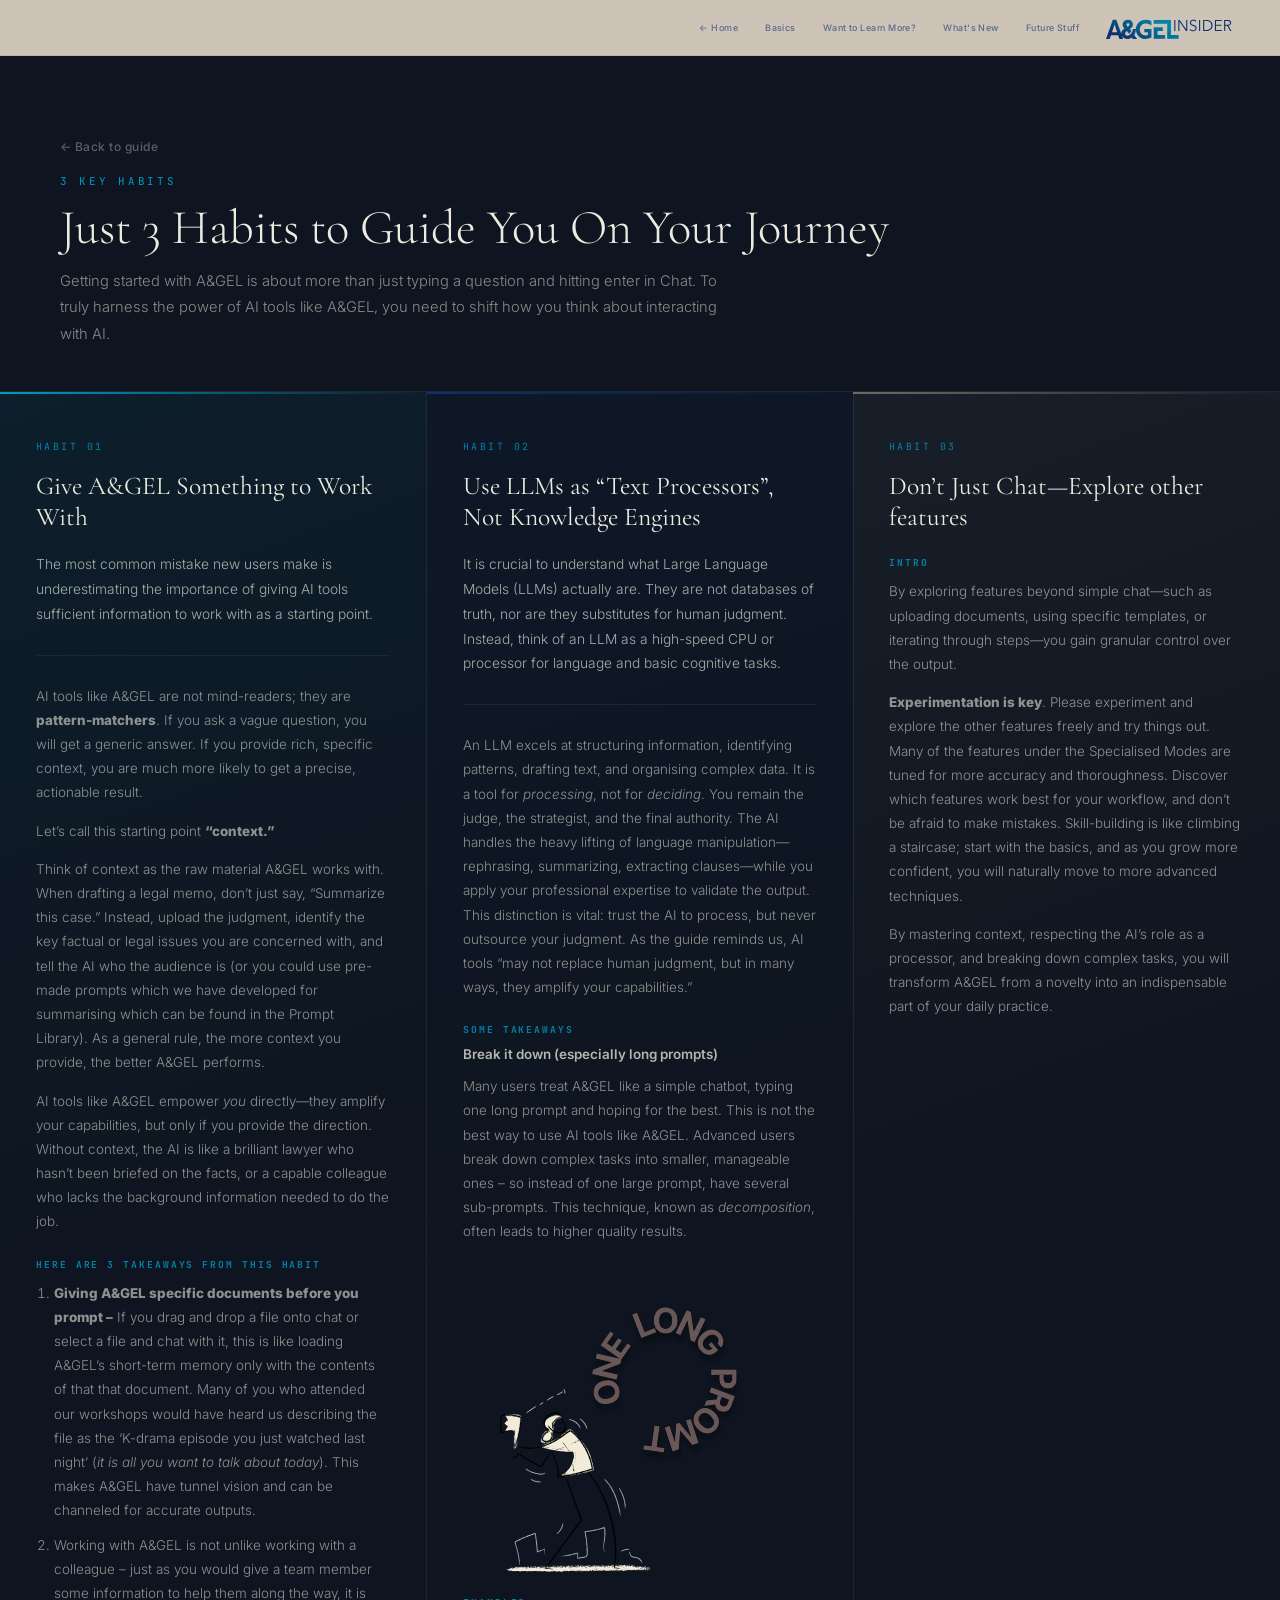
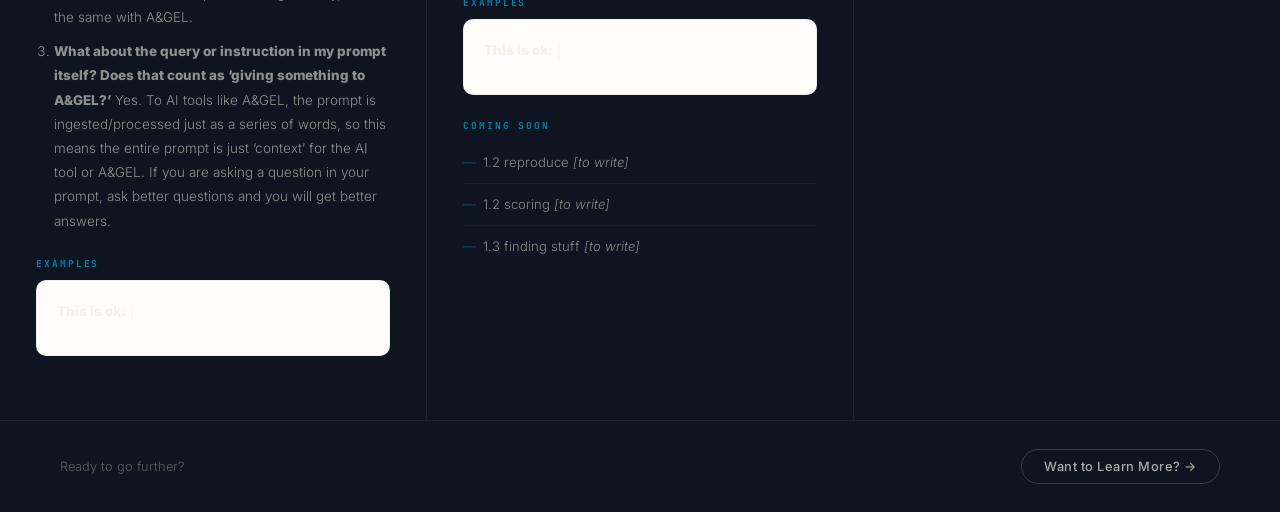
<file: habits.html>
<!DOCTYPE html>
<html lang="en">
<head>
<meta charset="UTF-8"/>
<meta name="viewport" content="width=device-width,initial-scale=1.0"/>
<title>Just 3 Habits to Guide You On Your Journey — A&GEL Insider</title>
<link href="https://fonts.googleapis.com/css2?family=Cormorant+Garamond:ital,wght@0,300;0,400;0,600;0,700;1,300;1,400;1,600&family=Inter:wght@300;400;500;600&family=JetBrains+Mono:wght@300;400;500&display=swap" rel="stylesheet"/>
<link rel="stylesheet" href="style.css"/>
<style>
html{scroll-snap-type:none}

.habits-page{
  min-height:100vh;
  background:var(--ink);
  padding-top:83px;
}

/* ── Page header ── */
.habits-header{
  padding:56px 60px 44px;
  border-bottom:1px solid rgba(255,255,255,.06);
  display:flex;flex-direction:column;gap:12px;
}
.habits-eyebrow{
  font-family:"JetBrains Mono",monospace;
  font-size:.68rem;letter-spacing:.25em;text-transform:uppercase;
  color:var(--teal);
}
.habits-page-title{
  font-family:"Cormorant Garamond",serif;
  font-size:clamp(2rem,3.8vw,3.2rem);font-weight:300;
  color:var(--light);line-height:1.15;
}
.habits-page-intro{
  max-width:680px;
  font-size:.92rem;font-weight:300;
  color:rgba(235,235,223,.55);line-height:1.8;
}
.habits-back{
  display:inline-flex;align-items:center;gap:6px;
  font-size:.75rem;font-weight:500;letter-spacing:.04em;
  color:rgba(235,235,223,.35);text-decoration:none;
  margin-bottom:8px;transition:color .2s;
}
.habits-back:hover{color:var(--teal)}

/* ── 3-tile grid ── */
.habits-grid{
  display:grid;
  grid-template-columns:repeat(3,1fr);
  min-height:calc(100vh - 83px - 210px);
}
.habit-tile{
  padding:48px 36px 64px;
  border-right:1px solid rgba(255,255,255,.06);
  position:relative;overflow:hidden;
}
.habit-tile:last-child{border-right:none}

/* Subtle colour accent top bar per tile */
.habit-tile-1::before{content:'';position:absolute;top:0;left:0;right:0;height:2px;
  background:linear-gradient(90deg,var(--teal),transparent)}
.habit-tile-2::before{content:'';position:absolute;top:0;left:0;right:0;height:2px;
  background:linear-gradient(90deg,var(--navy),transparent)}
.habit-tile-3::before{content:'';position:absolute;top:0;left:0;right:0;height:2px;
  background:linear-gradient(90deg,rgba(197,180,158,.5),transparent)}

/* Very subtle background tints (placeholder for photos) */
.habit-tile-1{background:linear-gradient(160deg,rgba(0,154,197,.07) 0%,transparent 50%)}
.habit-tile-2{background:linear-gradient(160deg,rgba(13,49,110,.09) 0%,transparent 50%)}
.habit-tile-3{background:linear-gradient(160deg,rgba(197,180,158,.06) 0%,transparent 50%)}

/* ── Tile typography ── */
.habit-num{
  font-family:"JetBrains Mono",monospace;
  font-size:.62rem;letter-spacing:.25em;text-transform:uppercase;
  color:var(--teal);margin-bottom:18px;opacity:.8;
}
.habit-title{
  font-family:"Cormorant Garamond",serif;
  font-size:clamp(1.5rem,2vw,2.2rem);font-weight:400;
  color:var(--light);line-height:1.2;margin-bottom:20px;
}
.habit-intro{
  font-size:.86rem;font-weight:300;
  color:rgba(235,235,223,.7);line-height:1.8;
  margin-bottom:28px;padding-bottom:28px;
  border-bottom:1px solid rgba(255,255,255,.06);
}
.habit-section-label{
  font-family:"JetBrains Mono",monospace;
  font-size:.6rem;letter-spacing:.2em;text-transform:uppercase;
  color:var(--teal);margin:24px 0 10px;opacity:.8;
}
.habit-body p{
  font-size:.84rem;font-weight:300;
  color:rgba(235,235,223,.58);line-height:1.8;margin-bottom:14px;
}
.habit-body ul{
  list-style:none;padding:0;margin:0 0 20px;
}
.habit-body li{
  font-size:.82rem;font-weight:300;
  color:rgba(235,235,223,.55);line-height:1.75;
  padding:9px 0 9px 20px;position:relative;
  border-bottom:1px solid rgba(255,255,255,.04);
}
.habit-body li:last-child{border-bottom:none}
.habit-body li::before{
  content:'—';position:absolute;left:0;
  color:var(--teal);opacity:.55;
}
.habit-body ol.habit-ol{padding:0 0 0 18px;margin:0 0 20px;display:flex;flex-direction:column;gap:10px}
.habit-body ol.habit-ol li{font-size:.84rem;font-weight:300;color:rgba(235,235,223,.58);line-height:1.8;padding:0;border-bottom:none}
.habit-body ol.habit-ol li::before{display:none}
.habit-section-sublabel{font-size:.84rem;font-weight:600;color:rgba(235,235,223,.75);margin:4px 0 12px}
.habit-svg-illus{width:100%;max-width:280px;display:block;margin:20px auto 24px}
.habit-example{
  background:rgba(0,154,197,.06);
  border-left:2px solid rgba(0,154,197,.35);
  border-radius:0 6px 6px 0;
  padding:12px 16px;margin:10px 0;
}
.habit-example p{
  margin:0;font-size:.8rem;
  color:rgba(235,235,223,.6);
}
.habit-example strong{color:rgba(235,235,223,.85);font-weight:500}

/* ── Placeholder tile ── */
.habit-placeholder{
  display:flex;flex-direction:column;align-items:center;justify-content:center;
  text-align:center;padding:60px 24px;
  border:1px dashed rgba(197,180,158,.15);border-radius:10px;
  margin-top:12px;
}
.habit-placeholder-glyph{
  font-size:1.8rem;opacity:.18;margin-bottom:16px;
}
.habit-placeholder p{
  font-size:.78rem;
  color:rgba(235,235,223,.2);
  line-height:1.6;margin:0;
}

/* ── Responsive ── */
.habits-continue{
  display:flex;align-items:center;justify-content:space-between;
  padding:28px 60px;
  border-top:1px solid rgba(255,255,255,.06);
}
.habits-continue-label{
  font-size:.8rem;font-weight:300;
  color:rgba(235,235,223,.35);
}
.habits-continue-btn{
  font-size:.8rem;font-weight:500;letter-spacing:.04em;
  color:rgba(235,235,223,.7);text-decoration:none;
  padding:9px 22px;border-radius:40px;
  border:1px solid rgba(235,235,223,.18);
  transition:background .2s,color .2s,border-color .2s;
}
.habits-continue-btn:hover{
  background:var(--teal);color:#fff;border-color:var(--teal);
}

@media(max-width:900px){
  .habits-grid{grid-template-columns:1fr}
  .habit-tile{border-right:none;border-bottom:1px solid rgba(255,255,255,.06)}
  .habit-tile:last-child{border-bottom:none}
  .habits-header{padding:36px 24px 32px}
  .habit-tile{padding:36px 24px 48px}
}
</style>
</head>
<body>

<nav id="nav">
  <div class="nav-right">
    <div class="nav-labels">
      <a href="index.html" class="nav-label">← Home</a>
      <a href="index.html#panel1" class="nav-label">Basics</a>
      <a href="index.html#panel2" class="nav-label">Want to Learn More?</a>
      <a href="index.html#panel3" class="nav-label">What's New</a>
      <a href="index.html#panel4" class="nav-label">Future Stuff</a>
    </div>
    <img src="assets/agel-insider-logo.svg" alt="A&GEL Insider" class="nav-insider-logo"/>
  </div>
</nav>

<div class="habits-page">

  <div class="habits-header">
    <a href="index.html" class="habits-back">← Back to guide</a>
    <div class="habits-eyebrow">3 Key Habits</div>
    <h1 class="habits-page-title">Just 3 Habits to Guide You On Your Journey</h1>
    <p class="habits-page-intro">Getting started with A&amp;GEL is about more than just typing a question and hitting enter in Chat. To truly harness the power of AI tools like A&amp;GEL, you need to shift how you think about interacting with AI.</p>
  </div>

  <div class="habits-grid">

    <!-- ── Tile 1 ── -->
    <div class="habit-tile habit-tile-1">
      <div class="habit-num">Habit 01</div>
      <h2 class="habit-title">Give A&amp;GEL Something to Work With</h2>
      <p class="habit-intro">The most common mistake new users make is underestimating the importance of giving AI tools sufficient information to work with as a starting point.</p>
      <div class="habit-body">
        <p>AI tools like A&amp;GEL are not mind-readers; they are <strong>pattern-matchers</strong>. If you ask a vague question, you will get a generic answer. If you provide rich, specific context, you are much more likely to get a precise, actionable result.</p>
        <p>Let&rsquo;s call this starting point <strong>&ldquo;context.&rdquo;</strong></p>
        <p>Think of context as the raw material A&amp;GEL works with. When drafting a legal memo, don&rsquo;t just say, &ldquo;Summarize this case.&rdquo; Instead, upload the judgment, identify the key factual or legal issues you are concerned with, and tell the AI who the audience is (or you could use pre-made prompts which we have developed for summarising which can be found in the Prompt Library). As a general rule, the more context you provide, the better A&amp;GEL performs.</p>
        <p>AI tools like A&amp;GEL empower <em>you</em> directly&mdash;they amplify your capabilities, but only if you provide the direction. Without context, the AI is like a brilliant lawyer who hasn&rsquo;t been briefed on the facts, or a capable colleague who lacks the background information needed to do the job.</p>
        <div class="habit-section-label">Here are 3 takeaways from this habit</div>
        <ol class="habit-ol">
          <li><strong>Giving A&amp;GEL specific documents before you prompt &ndash;</strong> If you drag and drop a file onto chat or select a file and chat with it, this is like loading A&amp;GEL&rsquo;s short-term memory only with the contents of that that document. Many of you who attended our workshops would have heard us describing the file as the &lsquo;K-drama episode you just watched last night&rsquo; (<em>it is all you want to talk about today</em>). This makes A&amp;GEL have tunnel vision and can be channeled for accurate outputs.</li>
          <li>Working with A&amp;GEL is not unlike working with a colleague &ndash; just as you would give a team member some information to help them along the way, it is the same with A&amp;GEL.</li>
          <li><strong>What about the query or instruction in my prompt itself? Does that count as &lsquo;giving something to A&amp;GEL?&rsquo;</strong> Yes. To AI tools like A&amp;GEL, the prompt is ingested/processed just as a series of words, so this means the entire prompt is just &lsquo;context&rsquo; for the AI tool or A&amp;GEL. If you are asking a question in your prompt, ask better questions and you will get better answers.</li>
        </ol>
        <div class="habit-section-label">Examples</div>
        <div class="habit-typewriter"
          data-bad='Asking A&amp;GEL to &ldquo;Review this clause&rdquo;'
          data-good='&ldquo;Review this clause for the [customer], for [&hellip;]&rdquo; and state what the review should be looking out for (e.g. &ldquo;any issues that relate to fees or financial matters&rdquo;).'>
          <p class="tw-line"><strong class="tw-prefix">This is ok:</strong> <span class="tw-text"></span><span class="tw-cursor" aria-hidden="true">|</span></p>
          <div class="tw-extra-lines"></div>
        </div>
      </div>
    </div>

    <!-- ── Tile 2 ── -->
    <div class="habit-tile habit-tile-2">
      <div class="habit-num">Habit 02</div>
      <h2 class="habit-title">Use LLMs as &ldquo;Text Processors&rdquo;, Not Knowledge Engines</h2>
      <p class="habit-intro">It is crucial to understand what Large Language Models (LLMs) actually are. They are not databases of truth, nor are they substitutes for human judgment. Instead, think of an LLM as a high-speed CPU or processor for language and basic cognitive tasks.</p>
      <div class="habit-body">
        <p>An LLM excels at structuring information, identifying patterns, drafting text, and organising complex data. It is a tool for <em>processing</em>, not for <em>deciding</em>. You remain the judge, the strategist, and the final authority. The AI handles the heavy lifting of language manipulation&mdash;rephrasing, summarizing, extracting clauses&mdash;while you apply your professional expertise to validate the output. This distinction is vital: trust the AI to process, but never outsource your judgment. As the guide reminds us, AI tools &ldquo;may not replace human judgment, but in many ways, they amplify your capabilities.&rdquo;</p>
        <div class="habit-section-label">Some Takeaways</div>
        <div class="habit-section-sublabel">Break it down (especially long prompts)</div>
        <p>Many users treat A&amp;GEL like a simple chatbot, typing one long prompt and hoping for the best. This is not the best way to use AI tools like A&amp;GEL. Advanced users break down complex tasks into smaller, manageable ones &ndash; so instead of one large prompt, have several sub-prompts. This technique, known as <em>decomposition</em>, often leads to higher quality results.</p>
        <img src="assets/group-2509.svg" alt="One Long Prompt" class="habit-svg-illus"/>
        <div class="habit-section-label">Examples</div>
        <div class="habit-typewriter"
          data-bad='&lsquo;One elaborate multi-part prompt like &ldquo;prepare a report that captures all my concerns from document 1 and 2 and then summarise the report to create an executive summary and combine both the full report and executive summary into one document&rdquo;&rsquo;'
          data-good-lines='chop up the prompt &ndash; break it down a little|||1. summarise the concerns in document 1 and 2, one document at a time|||2. draft a report combining both summaries|||3. create an executive summary from the report|||4. Append the executive summary to the start of the report'>
          <p class="tw-line"><strong class="tw-prefix">This is ok:</strong> <span class="tw-text"></span><span class="tw-cursor" aria-hidden="true">|</span></p>
          <div class="tw-extra-lines"></div>
        </div>
        <div class="habit-section-label">Coming Soon</div>
        <ul>
          <li>1.2 reproduce <em>[to write]</em></li>
          <li>1.2 scoring <em>[to write]</em></li>
          <li>1.3 finding stuff <em>[to write]</em></li>
        </ul>
      </div>
    </div>

    <!-- ── Tile 3 ── -->
    <div class="habit-tile habit-tile-3">
      <div class="habit-num">Habit 03</div>
      <h2 class="habit-title">Don&rsquo;t Just Chat&mdash;Explore other features</h2>
      <div class="habit-body">
        <div class="habit-section-label">Intro</div>
        <p>By exploring features beyond simple chat&mdash;such as uploading documents, using specific templates, or iterating through steps&mdash;you gain granular control over the output.</p>
        <p><strong>Experimentation is key</strong>. Please experiment and explore the other features freely and try things out. Many of the features under the Specialised Modes are tuned for more accuracy and thoroughness. Discover which features work best for your workflow, and don&rsquo;t be afraid to make mistakes. Skill-building is like climbing a staircase; start with the basics, and as you grow more confident, you will naturally move to more advanced techniques.</p>
        <p>By mastering context, respecting the AI&rsquo;s role as a processor, and breaking down complex tasks, you will transform A&amp;GEL from a novelty into an indispensable part of your daily practice.</p>
      </div>
    </div>

  </div><!-- /.habits-grid -->

  <div class="habits-continue">
    <span class="habits-continue-label">Ready to go further?</span>
    <a href="index.html#panel2" class="habits-continue-btn">Want to Learn More? &rarr;</a>
  </div>

</div><!-- /.habits-page -->

</body>
</html>
</file>
<file: style.css>
*,*::before,*::after{box-sizing:border-box;margin:0;padding:0}
:root{
  --ink:#0e1520;
  --deep:#2C576E;
  --navy:#0D316E;
  --teal:#009AC5;
  --sand:#F7F0E2;
  --sand2:#F2EBD8;
  --sand3:#E8DDD0;
  --sandark:#A89F95;
  --light:#EBEBDF;
  --muted:rgba(235,235,223,0.45);
  --bodymid:#5a5a6a;
  --butter:#F2E6B1;
  --butter-dim:rgba(242,230,177,0.12);
}
html{scrollbar-width:none;scroll-padding-top:56px}
html::-webkit-scrollbar{display:none;width:0;height:0}
body::-webkit-scrollbar{display:none;width:0;height:0}
*::-webkit-scrollbar{width:0;height:0}
body{font-family:"Inter",sans-serif;background:var(--ink);color:var(--light);overflow-x:hidden;-webkit-font-smoothing:antialiased;-moz-osx-font-smoothing:grayscale}

/* NAV */
nav{
  position:fixed;top:0;left:0;right:0;z-index:500;
  height:56px;display:flex;align-items:center;justify-content:flex-end;
  padding:0 48px;
  background:rgba(208,198,186,0.99);
  border-bottom:1px solid rgba(0,0,0,0.08);
  transition:border-color .4s,opacity .4s;
}
.nav-insider-logo{height:23px;display:block;flex-shrink:0;}
.nav-labels{display:flex;gap:3px}
.nav-label{
  color:rgba(13,49,110,.6);text-decoration:none;
  font-size:.56rem;font-weight:500;letter-spacing:.05em;
  padding:5px 12px;border-radius:40px;white-space:nowrap;
  transition:background .28s cubic-bezier(.25,.46,.45,.94),color .28s cubic-bezier(.25,.46,.45,.94);
}
.nav-label:hover,.nav-label.on{background:var(--teal);color:#fff}
.nav-dots{display:flex;align-items:center;gap:5px}
.nav-dot{
  width:6px;height:6px;border-radius:50%;
  background:rgba(13,49,110,.2);border:none;cursor:pointer;
  transition:background .28s cubic-bezier(.25,.46,.45,.94),transform .28s cubic-bezier(.25,.46,.45,.94);padding:0;
}
.nav-dot.on{background:var(--teal);transform:scale(1.3)}
.nav-right{display:flex;align-items:center;gap:15px}

/* PANELS */
.panel{
  min-height:100vh;
  position:relative;display:flex;
  flex-direction:column;justify-content:center;
  overflow:hidden;
}
.panel-1{overflow:visible;padding-bottom:80px;}
.panel-1{background:var(--sand)}

/* HABITS PANEL */
.panel-habits{
  background:var(--sand);
  display:block;padding:0;
  justify-content:unset;min-height:unset;
}
.habits-header{
  padding:56px 36px 44px;
  display:flex;flex-direction:column;gap:12px;
}
.habits-eyebrow{
  font-family:"JetBrains Mono",monospace;
  font-size:.68rem;letter-spacing:.25em;text-transform:uppercase;
  color:var(--teal);
}
.habits-page-title{
  font-family:"Cormorant Garamond",serif;
  font-size:clamp(2rem,3.8vw,3.2rem);font-weight:300;
  color:var(--navy);line-height:1.15;
}
.habits-page-intro{
  max-width:680px;font-size:.92rem;font-weight:300;
  color:rgba(13,49,110,.80);line-height:1.8;
}
.habits-lock-hint{
  font-family:"JetBrains Mono",monospace;
  font-size:.54rem;letter-spacing:.1em;text-transform:uppercase;
  color:rgba(13,49,110,.45);
  text-align:left;
  /* Sit over the third column: skip the first two columns, match tile padding
     so the "C" lines up with the HABIT 03 label's left edge. */
  width:33.333%;margin-left:66.666%;
  box-sizing:border-box;padding:0 36px 12px;
  pointer-events:none;
}
.habits-grid{
  display:grid;grid-template-columns:repeat(3,1fr);
  transition:grid-template-columns .28s ease-out;
}
.habit-tile{
  padding:48px 36px 200px;
  position:relative;overflow:hidden;
  cursor:pointer;
  contain:layout paint;
  transition:box-shadow .3s ease-out, opacity .3s ease-out;
}
@media(hover:hover) and (min-width:769px){
  .habits-grid:has(.habit-tile-1:hover){grid-template-columns:1.2fr 0.9fr 0.9fr}
  .habits-grid:has(.habit-tile-2:hover){grid-template-columns:0.9fr 1.2fr 0.9fr}
  .habits-grid:has(.habit-tile-3:hover){grid-template-columns:0.9fr 0.9fr 1.2fr}
  .habit-tile:hover{box-shadow:0 26px 70px rgba(13,49,110,.16)}
  .habits-grid:has(.habit-tile:hover) .habit-tile:not(:hover){opacity:.5}
}
.habit-tile-1::before{content:'';position:absolute;top:0;left:0;right:0;height:2px;
  background:linear-gradient(90deg,var(--teal),transparent)}
.habit-tile-2::before{content:'';position:absolute;top:0;left:0;right:0;height:2px;
  background:linear-gradient(90deg,var(--navy),transparent)}
.habit-num{
  font-family:"JetBrains Mono",monospace;
  font-size:.79rem;letter-spacing:.25em;text-transform:uppercase;
  color:var(--teal);margin-bottom:18px;opacity:.8;
}
.habit-title{
  font-family:"Cormorant Garamond",serif;
  font-size:clamp(1.5rem,2vw,2.2rem);font-weight:400;
  color:var(--navy);line-height:1.2;margin-bottom:20px;
}
.habit-intro{
  font-size:.86rem;font-weight:300;
  color:rgba(13,49,110,.82);line-height:1.8;
  margin-bottom:28px;padding-bottom:28px;
  border-bottom:1px solid rgba(13,49,110,.1);
}
.habit-section-label{
  font-family:"JetBrains Mono",monospace;
  font-size:.75rem;font-weight:700;letter-spacing:.2em;text-transform:uppercase;
  color:var(--teal);margin:24px 0 10px;opacity:.8;
}
.habit-section-label.is-lg{font-size:.81rem;}
.habit-body p{
  font-size:.84rem;font-weight:300;
  color:rgba(13,49,110,.85);line-height:1.8;margin-bottom:14px;
}
.habit-body strong{font-weight:800}
.habit-body ul{list-style:none;padding:0;margin:0 0 20px}
.habit-body li{
  font-size:.82rem;font-weight:300;
  color:rgba(13,49,110,.80);line-height:1.75;
  padding:9px 0 9px 20px;position:relative;
  border-bottom:1px solid rgba(13,49,110,.07);
}
.habit-body li:last-child{border-bottom:none}
.habit-body li::before{content:'—';position:absolute;left:0;color:var(--teal);opacity:.6}
.habit-body ol.habit-ol{padding:0 0 0 18px;margin:0 0 20px;display:flex;flex-direction:column;gap:10px}
.habit-body ol.habit-ol li{font-size:.84rem;font-weight:300;color:rgba(13,49,110,.80);line-height:1.8;padding:0;border-bottom:none}
.habit-body ol.habit-ol li::before{display:none}
.habit-section-sublabel{font-size:.84rem;font-weight:600;color:rgba(13,49,110,.8);margin:4px 0 12px}
.habit-svg-illus{width:100%;max-width:280px;display:block;margin:20px auto 24px}
.habit-example{
  background:rgba(0,154,197,.06);
  border-left:2px solid rgba(0,154,197,.35);
  border-radius:0 6px 6px 0;
  padding:12px 16px;margin:10px 0;
}
.habit-example p{margin:0 0 6px;font-size:.8rem;color:rgba(13,49,110,.65)}
.habit-example p:last-child{margin-bottom:0}
.habit-example strong{color:rgba(13,49,110,.9);font-weight:500}
.habit-feature-link{font-size:.75rem;font-weight:600;letter-spacing:.04em;color:var(--teal);text-decoration:none;white-space:nowrap;transition:letter-spacing .2s}
.habit-feature-link:hover{letter-spacing:.09em}
.habit-more-btn{display:inline-flex;align-items:center;gap:8px;margin:18px 0 6px;padding:12px 29px;border:none;border-radius:6px;font-size:.76rem;font-weight:600;letter-spacing:.04em;color:#fff;text-decoration:none;background:var(--teal);transition:background .2s,transform .15s,box-shadow .2s;cursor:pointer}
.habit-more-btn:hover{background:#0082a8;transform:translateY(-2px);box-shadow:0 10px 28px rgba(0,154,197,.35)}
/* When a button sits inside a takeaway list item, break it onto its own line. */
.habit-ol li > .habit-more-btn{display:flex;width:fit-content}
.habit-steps-box{background:rgba(255,255,255,0.07);border:1px solid rgba(13,49,110,0.07);border-radius:10px;padding:18px 24px;margin:10px 0 0}
.habit-steps-box p{margin-bottom:8px}
.habit-steps-box ul{margin-bottom:16px}
.habit-steps-box ul:last-child{margin-bottom:0}
/* Kinetic typography example blocks */
.habit-typewriter{display:flex;gap:2rem;margin:10px 0 0;align-items:flex-start;background:#FEFDF9;border:1px solid rgba(13,49,110,0.07);border-radius:10px;padding:18px 20px}
.kt-col{flex:1;min-width:0}
.kt-label{font-size:.84rem;font-weight:600;color:rgba(13,49,110,.8);margin-bottom:4px}
.kt-words{font-size:.84rem;font-weight:300;line-height:1.6;margin:0}
.kt-words-bad{color:#a3b0c0;font-size:0.85em;line-height:1.3}
.kt-words-good{color:#33acd1;font-weight:500;line-height:1.35}
.kt-word{display:inline-block;opacity:0;transform:translateY(15px)}
.kt-words-good .kt-word{color:#33acd1}
.kt-word-fast{transition:opacity 60ms ease-out,transform 60ms ease-out}
.kt-word-slow{transition:opacity 360ms ease-out,transform 360ms ease-out}
.kt-word.kt-word-in{opacity:1;transform:translateY(0)}
@keyframes kt-breathe{
  0%,100%{opacity:1}
  50%{opacity:0.55}
}
.kt-word-breathe{animation:kt-breathe 2.6s ease-in-out infinite}
.habit-placeholder{
  display:flex;flex-direction:column;align-items:center;justify-content:center;
  text-align:center;padding:48px 24px;
  border:1px dashed rgba(13,49,110,.15);border-radius:10px;margin-top:12px;
}
.habit-placeholder-glyph{font-size:1.8rem;opacity:.18;margin-bottom:12px}
.habit-placeholder p{font-size:.78rem;color:rgba(13,49,110,.25);line-height:1.6;margin:0}
.basics-cards-wrap{background:var(--sand);padding:120px 0 0}
.basics-cards-wrap .panel-inner{padding:0 36px;max-width:none}
.cards-intro{font-size:1.05rem;font-weight:400;color:var(--navy);margin:0 0 28px;opacity:.75}
.habits-continue{
  display:flex;align-items:center;justify-content:space-between;
  padding:28px 60px;border-top:1px solid rgba(13,49,110,.1);
}
.habits-continue-label{font-size:.8rem;font-weight:300;color:rgba(13,49,110,.4)}
.habits-continue-btn{
  font-size:.8rem;font-weight:500;letter-spacing:.04em;
  color:rgba(13,49,110,.7);text-decoration:none;
  padding:9px 22px;border-radius:40px;
  border:1px solid rgba(13,49,110,.2);
  transition:background .28s cubic-bezier(.25,.46,.45,.94),color .28s cubic-bezier(.25,.46,.45,.94),border-color .28s cubic-bezier(.25,.46,.45,.94);
}
.habits-continue-btn:hover{background:var(--teal);color:#fff;border-color:var(--teal)}

.panel-2{background:linear-gradient(135deg,var(--ink) 0%,#1a2f42 100%);padding-top:56px;padding-bottom:80px;overflow:hidden}
.panel-3{background:var(--sand);padding-top:56px;padding-bottom:80px}
.panel-4{background:var(--ink);min-height:90vh;border-top:1px solid rgba(255,255,255,.06);padding-top:56px}

.panel-bg-word{
  position:absolute;
  font-family:"Cormorant Garamond",serif;
  font-size:clamp(14rem,22vw,26rem);
  font-weight:700;line-height:1;
  letter-spacing:-.02em;
  pointer-events:none;user-select:none;
  white-space:nowrap;
  bottom:-0.15em;right:-0.05em;
  z-index:1;
}
.panel-1 .panel-bg-word{color:rgba(13,49,110,.04);white-space:normal;text-align:right;bottom:-12rem}
.panel-2 .panel-bg-word{color:rgba(0,154,197,.04)}
.panel-3 .panel-bg-word{color:rgba(13,49,110,.04)}
.panel-4 .panel-bg-word{color:rgba(235,235,223,.025);right:-2%}

.panel-inner{
  position:relative;z-index:10;
  padding:0 10vw;
  max-width:1200px;
}
.panel-1 .panel-inner{
  padding-top:72px;
}
.panel-2 .panel-inner{max-width:none}
.panel-num{
  font-family:"JetBrains Mono",monospace;
  font-size:.68rem;font-weight:400;
  letter-spacing:.25em;text-transform:uppercase;
  color:var(--teal);margin-bottom:20px;
  display:flex;align-items:center;gap:12px;
}
.panel-num::after{content:"";display:block;width:32px;height:1px;background:var(--teal)}
.panel-1 .panel-num{color:var(--deep)}
.panel-1 .panel-num::after{background:var(--deep)}
.panel-2 .panel-num{color:var(--butter)}
.panel-2 .panel-num::after{background:var(--butter)}
.panel-3 .panel-num{color:var(--deep)}
.panel-3 .panel-num::after{background:var(--deep)}
.panel-h{
  font-family:"Cormorant Garamond",serif;
  font-size:clamp(3.5rem,7vw,7rem);
  font-weight:300;line-height:0.88;
  margin-bottom:28px;letter-spacing:-.02em;
}
.panel-1 .panel-h{color:var(--navy)}
.panel-2 .panel-h{color:var(--light)}
.panel-3 .panel-h{color:var(--navy)}
.panel-h em{font-style:italic;font-weight:600}
.panel-h-nowrap{white-space:nowrap}
.panel-1 .panel-h em{color:var(--deep)}
.panel-2 .panel-h em{color:var(--teal)}
.panel-3 .panel-h em{color:var(--deep)}
.panel-sub{
  font-size:1.05rem;font-weight:300;line-height:1.75;
  max-width:560px;margin-bottom:48px;
}
.panel-1 .panel-sub{color:var(--bodymid)}
.panel-2 .panel-sub{color:var(--muted)}
.panel-3 .panel-sub{color:var(--bodymid)}
.panel-welcome{max-width:640px;margin-bottom:48px}
.panel-welcome-intro{font-size:1.05rem;font-weight:300;color:var(--bodymid);line-height:1.75;margin-bottom:28px}
.panel-welcome-h{font-family:"Cormorant Garamond",serif;font-size:1.35rem;font-weight:600;color:var(--navy);margin:28px 0 10px;letter-spacing:-.01em}
.panel-welcome-p{font-size:.95rem;font-weight:300;color:var(--bodymid);line-height:1.8;margin-bottom:12px}
.panel-welcome-p strong{font-weight:800}
.panel-welcome-img{max-width:286px;height:auto;display:block;margin:18px auto}
.panel-welcome-sig{font-size:.9rem;color:var(--bodymid);margin-top:24px;line-height:2}
.panel-cta{display:flex;gap:14px;flex-wrap:wrap;margin-bottom:56px}

/* CARDS */
.panel-cards{display:flex;gap:14px;flex-wrap:wrap}
.basics-cards-wrap .panel-cards{display:grid;grid-template-columns:repeat(3,1fr);gap:28px}
.basics-cards-wrap .card-light{min-width:0;max-width:none}
.panel-1 .card-dark,.panel-1 .card-light{min-width:0;max-width:none}
.panel-1 .card-featured{grid-column:1/-1;display:flex;flex-direction:row;align-items:center;gap:24px;justify-content:space-between}
.card-thumb{
  display:block;width:calc(100% + 48px);
  margin:-22px -24px 16px;height:186px;
  border-radius:10px 10px 0 0;
  background-size:cover;background-position:center;
  object-fit:cover;object-position:center;
}
.card-screenshot{
  display:block;
  width:calc(100% + 48px);
  margin:-22px -24px 16px;
  height:186px;
  object-fit:cover;object-position:center;
  border-radius:10px 10px 0 0;
  opacity:.9;
}
.wip-screenshot{
  display:block;
  width:calc(100% + 60px);
  margin:-32px -30px 20px;
  height:186px;
  object-fit:cover;object-position:center;
  border-radius:14px 14px 0 0;
  opacity:.9;
}
.card-dark{
  flex:1;min-width:180px;max-width:240px;
  background:rgba(255,255,255,.04);
  border:1px solid rgba(255,255,255,.08);
  border-radius:10px;padding:22px 24px;
  transition:background .3s cubic-bezier(.25,.46,.45,.94),border-color .3s cubic-bezier(.25,.46,.45,.94);
  cursor:pointer;text-decoration:none;display:block;
}
.card-dark:hover{
  background:rgba(0,154,197,.08);
  border-color:rgba(0,154,197,.3);
}
.card-dark-icon{display:none}
.card-light-icon{display:none}
.award-trophy{display:none}
.card-dark-title{
  font-family:"Cormorant Garamond",serif;
  font-size:1rem;font-weight:600;color:var(--light);margin-bottom:5px;
}
.card-dark-body{font-size:.78rem;color:rgba(235,235,223,.55);line-height:1.6}
.card-dark-rule{border:none;border-top:1px solid rgba(255,255,255,.08);margin:12px 0}
.card-dark-eg{font-size:.75rem;color:rgba(235,235,223,.4);line-height:1.55}
.card-eg-label{
  font-family:"JetBrains Mono",monospace;font-size:.62rem;
  letter-spacing:.12em;color:var(--teal);margin-right:4px;
}
.card-dark-soon{
  display:inline-block;margin-top:12px;
  font-family:"JetBrains Mono",monospace;font-size:.62rem;
  letter-spacing:.1em;text-transform:uppercase;
  color:rgba(235,235,223,.25);
}
.card-dark-link{
  display:inline-block;margin-top:12px;
  font-size:.7rem;font-weight:600;letter-spacing:.06em;
  color:var(--teal);text-decoration:none;
  transition:letter-spacing .2s;
}
.card-dark:hover .card-dark-link{letter-spacing:.12em}

.panel-2 .panel-cards{display:grid;grid-template-columns:repeat(4,1fr);gap:24px}
.panel-2 .card-dark{min-width:0;max-width:none;min-height:380px}
.panel-2 .card-light{min-width:0;max-width:none}

.card-light{
  flex:1;min-width:180px;max-width:240px;
  background:white;
  border:1px solid rgba(168,159,149,.2);
  border-radius:10px;padding:22px 24px;
  transition:box-shadow .3s cubic-bezier(.25,.46,.45,.94),border-color .3s cubic-bezier(.25,.46,.45,.94);
  position:relative;overflow:hidden;cursor:pointer;
  text-decoration:none;color:inherit;
}
.card-light::before{
  content:"";position:absolute;top:0;left:0;right:0;height:2px;
  background:linear-gradient(90deg,var(--teal),var(--navy));
  transform:scaleX(0);transform-origin:left;transition:transform .35s cubic-bezier(.25,.46,.45,.94);
}
.card-light:hover{box-shadow:0 12px 36px rgba(13,49,110,.12);border-color:rgba(0,154,197,.3)}
.card-light:hover::before{transform:scaleX(1)}

.card-light-title{
  font-family:"Cormorant Garamond",serif;
  font-size:1rem;font-weight:600;color:var(--navy);margin-bottom:5px;
}
.card-light-body{font-size:.78rem;color:var(--bodymid);line-height:1.6}
.card-light-rule{border:none;border-top:1px solid rgba(13,49,110,.1);margin:12px 0}
.card-light-eg{font-size:.75rem;color:var(--bodymid);line-height:1.55}
.card-light-link{
  display:inline-block;margin-top:12px;
  font-size:.7rem;font-weight:600;letter-spacing:.06em;
  color:var(--teal);text-decoration:none;transition:letter-spacing .2s;
}
.card-light:hover .card-light-link,.wip-card:hover .card-light-link{letter-spacing:.12em}

/* WIP CARDS */
.wip-cards{display:flex;gap:18px;flex-wrap:wrap}
.panel-3 .wip-cards{display:grid;grid-template-columns:repeat(3,1fr);gap:18px}
.wip-card{
  flex:1;min-width:220px;max-width:300px;min-height:240px;
  border:1px dashed rgba(0,154,197,.28);
  border-radius:14px;padding:32px 30px;
  display:flex;flex-direction:column;gap:14px;
  background:rgba(14,21,32,0.52);
  backdrop-filter:blur(10px);-webkit-backdrop-filter:blur(10px);
  cursor:pointer;
  transition:border-color .3s cubic-bezier(.25,.46,.45,.94),background .3s cubic-bezier(.25,.46,.45,.94),transform .3s cubic-bezier(.25,.46,.45,.94),box-shadow .3s cubic-bezier(.25,.46,.45,.94);
}
.panel-3 .wip-card{
  background:rgba(255,255,255,0.55);
  border:1px solid rgba(13,49,110,.15);
  backdrop-filter:blur(10px);-webkit-backdrop-filter:blur(10px);
}
a.wip-card{text-decoration:none;color:inherit}
.wip-card:hover{
  border-color:rgba(0,154,197,.65);
  background:rgba(0,154,197,.1);
  transform:translateY(-6px);
  box-shadow:0 0 28px rgba(0,154,197,.18);
}
.wip-anim{height:55px;display:flex;align-items:center}
.orbit{width:46px;height:46px;position:relative;display:flex;align-items:center;justify-content:center}
.orbit-c{width:11.5px;height:11.5px;background:var(--teal);border-radius:50%;opacity:.8}
.orbit-r{position:absolute;inset:0;border-radius:50%;border:1px dashed rgba(0,154,197,.35);animation:orb 4s linear infinite}
.orbit-r::after{content:"";position:absolute;width:7px;height:7px;background:var(--teal);border-radius:50%;top:-3.5px;left:50%;transform:translateX(-50%)}
@keyframes orb{to{transform:rotate(360deg)}}
.sonar{width:46px;height:46px;position:relative;display:flex;align-items:center;justify-content:center}
.sonar-c{width:11.5px;height:11.5px;background:var(--teal);border-radius:50%;z-index:1}
.sonar-r{position:absolute;width:11.5px;height:11.5px;border:1.5px solid var(--teal);border-radius:50%;animation:son 2.4s ease-out infinite}
.sonar-r:nth-child(2){animation-delay:.8s}
.sonar-r:nth-child(3){animation-delay:1.6s}
@keyframes son{0%{transform:scale(1);opacity:.8}100%{transform:scale(4.5);opacity:0}}
.bars{display:flex;align-items:flex-end;gap:5px;height:46px}
.bar{width:8px;background:var(--teal);border-radius:2px 2px 0 0;opacity:.7}
.bar:nth-child(1){animation:ba 1.8s ease-in-out infinite 0s}
.bar:nth-child(2){animation:ba 1.8s ease-in-out infinite .3s}
.bar:nth-child(3){animation:ba 1.8s ease-in-out infinite .6s}
.bar:nth-child(4){animation:ba 1.8s ease-in-out infinite .9s}
@keyframes ba{0%,100%{height:20%;opacity:.35}50%{height:90%;opacity:.9}}
.wip-title{font-family:"Cormorant Garamond",serif;font-size:1.25rem;font-weight:600;color:var(--light)}
.panel-3 .wip-title{color:var(--navy)}
.wip-sub{font-size:.8rem;color:rgba(235,235,223,.38);letter-spacing:.04em;line-height:1.6}
.panel-3 .wip-sub{color:var(--bodymid)}
.wip-badge{
  display:inline-flex;align-items:center;gap:6px;
  background:rgba(0,154,197,.1);border:1px solid rgba(0,154,197,.22);
  color:var(--teal);font-family:"JetBrains Mono",monospace;
  font-size:.58rem;font-weight:500;letter-spacing:.14em;text-transform:uppercase;
  padding:4px 12px;border-radius:40px;align-self:flex-start;
}
.wip-dot{width:6px;height:6px;background:var(--teal);border-radius:50%;animation:ld 1.8s ease-in-out infinite}
@keyframes ld{0%,100%{opacity:1;transform:scale(1)}50%{opacity:.3;transform:scale(.6)}}

/* NEW CARD ANIMATIONS */
.anim-prompt{background:linear-gradient(135deg,#1e3a4f 0%,#2C576E 100%);display:flex;flex-direction:column;justify-content:center;padding:0 20px;gap:11px}
.prompt-line{height:3px;background:rgba(0,154,197,.5);border-radius:2px;transform-origin:left;transform:scaleX(0)}
.pl-a{width:75%;animation:pl-in 2.8s ease-in-out infinite}
.pl-b{width:52%;animation:pl-in 2.8s ease-in-out infinite .5s}
.pl-c{width:65%;animation:pl-in 2.8s ease-in-out infinite 1s}
.prompt-cursor{width:2px;height:14px;background:var(--teal);border-radius:1px;animation:blink 1s step-end infinite}
@keyframes pl-in{0%,100%{transform:scaleX(0);opacity:0}25%,75%{transform:scaleX(1);opacity:1}}
@keyframes blink{0%,100%{opacity:1}50%{opacity:0}}

.anim-library{background:linear-gradient(135deg,#1a4060 0%,#2C576E 100%);display:flex;flex-direction:column;justify-content:center;padding:0 20px;gap:9px}
.lib-row{height:3px;background:rgba(235,235,223,.15);border-radius:2px;position:relative;overflow:hidden}
.lib-row:nth-child(1){width:88%}
.lib-row:nth-child(2){width:68%}
.lib-row:nth-child(3){width:82%}
.lib-row:nth-child(4){width:50%}
.lib-row::after{content:"";position:absolute;inset:0;background:rgba(0,154,197,.65);transform:translateX(-100%);animation:lib-slide 2.6s ease-in-out infinite}
.lib-row:nth-child(1)::after{animation-delay:0s}
.lib-row:nth-child(2)::after{animation-delay:.3s}
.lib-row:nth-child(3)::after{animation-delay:.6s}
.lib-row:nth-child(4)::after{animation-delay:.9s}
@keyframes lib-slide{0%,100%{transform:translateX(-100%);opacity:0}30%,70%{transform:translateX(0);opacity:1}}

.anim-sonar-wrap{background:linear-gradient(135deg,#0D316E 0%,#2C576E 100%);display:flex;align-items:center;justify-content:center}

.anim-scan{background:linear-gradient(135deg,#1a4060 0%,#009AC5 100%);display:flex;flex-direction:column;justify-content:center;padding:0 20px;gap:8px;position:relative;overflow:hidden}
.scan-line{height:3px;background:rgba(235,235,223,.2);border-radius:2px}
.scan-line:nth-child(1){width:85%}
.scan-line:nth-child(2){width:65%}
.scan-line:nth-child(3){width:75%}
.scan-bar{position:absolute;left:0;right:0;height:12px;background:rgba(0,154,197,.18);border-top:1px solid rgba(0,154,197,.5);border-bottom:1px solid rgba(0,154,197,.5);animation:scan-move 2s ease-in-out infinite alternate}
@keyframes scan-move{0%{top:15%}100%{top:72%}}

.cite-anim{display:flex;flex-direction:column;justify-content:center;gap:8px}
.cite-line{height:3px;background:rgba(235,235,223,.25);border-radius:2px}
.cl-long{width:80%}
.cl-med{width:55%}
.cite-pin{position:relative;width:46px;height:46px;display:flex;align-items:center;justify-content:center}
.cite-dot{width:11.5px;height:11.5px;background:var(--teal);border-radius:50%;z-index:1}
.cite-ring{position:absolute;width:11.5px;height:11.5px;border:1.5px solid var(--teal);border-radius:50%;animation:son 2.4s ease-out infinite}
.cite-ring:nth-child(3){animation-delay:.8s}

/* WELCOME TALLY */
.welcome-tally{display:flex;align-items:center;gap:8px;margin-bottom:16px}
.wt-bar{display:inline-block;height:3px;background:var(--teal);border-radius:2px}
.wt-bar:nth-child(1){width:28px;opacity:.9}
.wt-bar:nth-child(2){width:20px;opacity:.55}
.wt-bar:nth-child(3){width:14px;opacity:.3}
.wt-text{font-family:"JetBrains Mono",monospace;font-size:.775rem;letter-spacing:.16em;text-transform:uppercase;color:var(--teal)}

/* SCROLL ARROW */
.panel-scroll{
  position:absolute;bottom:32px;left:50%;transform:translateX(-50%);
  z-index:20;display:flex;flex-direction:column;align-items:center;gap:8px;
  cursor:pointer;opacity:.4;transition:opacity .2s;
}
.panel-scroll:hover{opacity:.9}
.scroll-mouse{
  width:20px;height:32px;
  border-radius:10px;display:flex;justify-content:center;padding-top:6px;
}
.panel-1 .scroll-mouse{border:1.5px solid rgba(13,49,110,.25)}
.panel-2 .scroll-mouse{border:1.5px solid rgba(235,235,223,.3)}
.panel-3 .scroll-mouse{border:1.5px solid rgba(13,49,110,.25)}
.scroll-wheel{width:2px;height:6px;border-radius:2px;animation:sw 2s ease-in-out infinite}
.panel-1 .scroll-wheel{background:var(--navy)}
.panel-2 .scroll-wheel,.panel-3 .scroll-wheel{background:var(--teal)}
@keyframes sw{0%{transform:translateY(0);opacity:1}100%{transform:translateY(8px);opacity:0}}
.scroll-hint{font-size:.6rem;letter-spacing:.18em;text-transform:uppercase}
.panel-1 .scroll-hint{color:rgba(13,49,110,.3)}
.panel-2 .scroll-hint{color:rgba(235,235,223,.3)}
.panel-3 .scroll-hint{color:rgba(13,49,110,.3)}

/* MISC SECTION */
.nl-list{display:flex;flex-direction:column;gap:10px}
.nl-row{text-decoration:none;
  display:flex;align-items:center;gap:16px;
  padding:16px 20px;border-radius:8px;
  border:1px solid rgba(255,255,255,.06);
  cursor:pointer;transition:background .3s cubic-bezier(.25,.46,.45,.94),border-color .3s cubic-bezier(.25,.46,.45,.94),transform .3s cubic-bezier(.25,.46,.45,.94);
}
.nl-row:hover{background:rgba(0,154,197,.07);border-color:rgba(0,154,197,.2);transform:translateX(4px)}
.nl-pill{
  background:linear-gradient(135deg,var(--navy),var(--deep));
  color:white;font-family:"JetBrains Mono",monospace;
  font-size:.58rem;letter-spacing:.12em;text-transform:uppercase;
  padding:5px 11px;border-radius:5px;white-space:nowrap;flex-shrink:0;
}
.nl-pill-faq{background:rgba(0,154,197,.15);color:var(--teal)}
.nl-title{font-family:"Cormorant Garamond",serif;font-size:1rem;font-weight:600;color:var(--light)}
.nl-desc{font-size:.78rem;color:var(--muted);margin-top:2px}
.nl-chev{margin-left:auto;color:rgba(235,235,223,.2);transition:color .2s,transform .2s;flex-shrink:0;font-size:1.1rem}
.nl-row:hover .nl-chev{color:var(--teal);transform:translateX(4px)}
.p2-extra{margin-top:64px;padding-top:64px;border-top:1px solid rgba(235,235,223,.08)}
.p2-extra-grid{display:grid;grid-template-columns:1.6fr 1fr;gap:80px;align-items:start}
.p2-extra-h{font-family:"Cormorant Garamond",serif;font-size:1.5rem;font-weight:300;color:var(--light);margin-bottom:28px;letter-spacing:.01em}
.p2-faq-group{margin-bottom:32px}
.p2-faq-kicker{font-size:.58rem;letter-spacing:.2em;text-transform:uppercase;color:var(--teal);margin-bottom:12px}
.p2-faq-item{border-top:1px solid rgba(235,235,223,.07)}
.p2-faq-item:last-child{border-bottom:1px solid rgba(235,235,223,.07)}
.p2-faq-item>summary{cursor:pointer;padding:13px 0;font-size:.875rem;color:rgba(235,235,223,.72);list-style:none;display:flex;justify-content:space-between;align-items:flex-start;gap:16px;line-height:1.5}
.p2-faq-item>summary::-webkit-details-marker{display:none}
.p2-faq-item>summary::after{content:'+';color:var(--teal);flex-shrink:0;line-height:1.5}
.p2-faq-item[open]>summary::after{content:'−'}
.p2-faq-answer{padding:4px 0 16px;font-size:.83rem;color:rgba(235,235,223,.5);line-height:1.7}
.p2-glossary{margin-top:4px}
.p2-glossary-term{padding:10px 0;border-top:1px solid rgba(235,235,223,.07);font-size:.83rem;color:rgba(235,235,223,.5);line-height:1.6}
.p2-glossary-term:last-child{border-bottom:1px solid rgba(235,235,223,.07)}
.p2-glossary-term strong{color:rgba(235,235,223,.7)}
.award-block{
  background:rgba(255,255,255,.03);border:1px solid rgba(255,255,255,.07);
  border-radius:14px;padding:36px;position:relative;overflow:hidden;
}
.award-block::before{
  content:"";position:absolute;bottom:-60px;right:-60px;
  width:260px;height:260px;
  background:radial-gradient(circle,rgba(0,154,197,.1) 0%,transparent 70%);
  pointer-events:none;
}
.award-tag{
  display:inline-flex;align-items:center;gap:8px;
  background:rgba(0,154,197,.12);border:1px solid rgba(0,154,197,.25);
  border-radius:40px;padding:4px 13px;
  font-family:"JetBrains Mono",monospace;font-size:.6rem;
  letter-spacing:.15em;text-transform:uppercase;color:var(--teal);margin-bottom:20px;
}

.award-block h3{
  font-family:"Cormorant Garamond",serif;font-size:1.4rem;font-weight:400;
  color:var(--light);line-height:1.3;margin-bottom:10px;
}
.award-block p{font-size:.82rem;color:var(--muted);line-height:1.7;margin-bottom:20px}
.award-divider{height:1px;background:rgba(255,255,255,.07);margin-bottom:16px}
.award-meta{font-family:"JetBrains Mono",monospace;font-size:.6rem;color:rgba(235,235,223,.25);letter-spacing:.1em;line-height:2}

/* BUTTONS */
.btn-fill{
  background:var(--teal);color:#fff;border:none;padding:13px 30px;
  border-radius:6px;font-size:.82rem;font-weight:600;letter-spacing:.04em;
  cursor:pointer;text-decoration:none;display:inline-block;
  transition:background .2s,transform .15s,box-shadow .2s;
}
.btn-fill:hover{background:#0082a8;transform:translateY(-2px);box-shadow:0 10px 28px rgba(0,154,197,.35)}
.btn-ghost-dark{
  background:transparent;color:var(--light);
  border:1px solid rgba(235,235,223,.2);
  padding:13px 30px;border-radius:6px;font-size:.82rem;font-weight:500;
  cursor:pointer;text-decoration:none;display:inline-block;
  transition:border-color .2s,color .2s,transform .15s;
}
.btn-ghost-dark:hover{border-color:var(--teal);color:var(--teal);transform:translateY(-2px)}
.btn-ghost-light{
  background:transparent;color:var(--navy);
  border:1px solid rgba(13,49,110,.25);
  padding:13px 30px;border-radius:6px;font-size:.82rem;font-weight:500;
  cursor:pointer;text-decoration:none;display:inline-block;
  transition:border-color .2s,color .2s,transform .15s;
}
.btn-ghost-light:hover{border-color:var(--teal);color:var(--teal);transform:translateY(-2px)}

/* READER */
#reader{
  position:fixed;inset:0;z-index:2000;
  background:var(--ink);
  overflow-y:auto;
  transition:opacity .35s,transform .35s;
}
.reader-hidden{opacity:0;pointer-events:none;transform:translateY(24px)}
.reader-visible{opacity:1;pointer-events:all;transform:translateY(0)}
.reader-header{
  position:sticky;top:0;z-index:10;
  display:flex;align-items:center;gap:24px;
  padding:0 56px;height:72px;
  background:rgba(14,21,32,0.95);
  backdrop-filter:blur(20px);
  border-bottom:1px solid rgba(255,255,255,.06);
}
.reader-back{
  display:flex;align-items:center;gap:10px;
  background:none;border:none;cursor:pointer;
  color:rgba(235,235,223,.6);font-size:.95rem;font-weight:500;
  letter-spacing:.04em;padding:8px 0;
  transition:color .2s;
}
.reader-back:hover{color:var(--teal)}
.reader-label{
  font-family:"JetBrains Mono",monospace;font-size:.72rem;
  letter-spacing:.2em;text-transform:uppercase;color:rgba(235,235,223,.25);
}
.reader-layout{display:flex;align-items:flex-start;justify-content:center;max-width:1380px;margin:0 auto;position:relative;}
.reader-toc{
  position:sticky;top:72px;align-self:flex-start;
  width:240px;min-width:240px;max-height:calc(100vh - 72px);
  overflow-y:auto;
  padding:36px 12px 40px 20px;
  flex-shrink:0;
  display:flex;flex-direction:column;
}
.reader-toc-hidden{display:none}
.reader-toc-title{
  font-family:"JetBrains Mono",monospace;font-size:.62rem;
  letter-spacing:.16em;text-transform:uppercase;
  color:rgba(235,235,223,.25);margin-bottom:14px;padding-left:8px;
}
.reader-toc-section{display:flex;flex-direction:column;margin-bottom:2px;}
.reader-toc-section-link{
  display:block;width:100%;font-size:.8rem;font-weight:500;
  color:rgba(235,235,223,.6);line-height:1.45;
  cursor:pointer;background:none;border:none;
  padding:5px 8px;border-radius:6px;text-align:left;
  transition:background .15s,color .15s;
  white-space:nowrap;overflow:hidden;text-overflow:ellipsis;
}
.reader-toc-section-link:hover{background:rgba(255,255,255,.06);color:var(--light);}
.reader-toc-section-link.toc-active{background:rgba(0,154,197,.18);color:var(--teal);}
.reader-toc-items{
  display:flex;flex-direction:column;
  margin:2px 0 6px 16px;
  border-left:1px solid rgba(255,255,255,.08);
}
.reader-toc-item{
  display:block;width:100%;font-size:.76rem;
  color:rgba(235,235,223,.38);line-height:1.5;
  cursor:pointer;background:none;border:none;
  padding:4px 8px;border-radius:5px;text-align:left;
  transition:background .15s,color .15s;
  white-space:nowrap;overflow:hidden;text-overflow:ellipsis;
}
.reader-toc-item:hover{background:rgba(255,255,255,.05);color:rgba(235,235,223,.7);}
.reader-toc-item.toc-active{background:rgba(0,154,197,.12);color:var(--teal);}
.reader-body{max-width:860px;width:100%;padding:60px 60px 100px;}
.reader-cover-wrap{margin-bottom:48px;border-radius:10px;overflow:hidden;}
.reader-cover{width:100%;display:block;max-height:420px;object-fit:cover;}
.reader-issue-tag{display:none}
.reader-title{
  font-family:"Cormorant Garamond",serif;font-size:clamp(2rem,5vw,3.2rem);
  font-weight:300;color:var(--light);line-height:1.15;margin-bottom:14px;
}
.reader-subtitle{font-size:.95rem;color:rgba(235,235,223,.55);line-height:1.7;margin-bottom:20px;}
.reader-byline{
  font-family:"JetBrains Mono",monospace;font-size:.68rem;
  color:rgba(235,235,223,.3);letter-spacing:.06em;
  display:flex;align-items:center;gap:8px;
  padding-bottom:40px;border-bottom:1px solid rgba(255,255,255,.06);margin-bottom:40px;
}
.reader-dot{color:rgba(235,235,223,.15)}
.reader-glance{
  background:rgba(0,154,197,.05);border:1px solid rgba(0,154,197,.15);
  border-radius:10px;padding:24px 28px;margin-bottom:48px;
}
.reader-glance-title{
  font-family:"JetBrains Mono",monospace;font-size:.62rem;
  letter-spacing:.2em;text-transform:uppercase;color:var(--teal);margin-bottom:14px;
}
.reader-glance ul{list-style:none;display:flex;flex-direction:column;gap:10px;}
.reader-glance li{font-size:.85rem;color:rgba(235,235,223,.7);line-height:1.6;padding-left:16px;position:relative;}
.reader-glance li::before{content:"—";position:absolute;left:0;color:var(--teal);}
.reader-content{display:flex;flex-direction:column;gap:0;}
.reader-section{margin-bottom:52px;}
.reader-section-kicker{
  font-family:"JetBrains Mono",monospace;font-size:.62rem;
  letter-spacing:.2em;text-transform:uppercase;color:var(--teal);
  margin-bottom:10px;display:flex;align-items:center;gap:10px;
}
.reader-section-kicker::after{content:"";display:block;width:24px;height:1px;background:var(--teal)}
.reader-section-heading{
  font-family:"Cormorant Garamond",serif;font-size:1.65rem;font-weight:400;
  color:var(--light);line-height:1.3;margin-bottom:24px;
}
.reader-p{font-size:.9rem;color:rgba(235,235,223,.7);line-height:1.8;margin-bottom:16px;}
.reader-h{font-family:"Cormorant Garamond",serif;font-size:1.15rem;font-weight:600;color:var(--light);margin:24px 0 10px;}
.reader-list{padding-left:0;list-style:none;margin-bottom:16px;display:flex;flex-direction:column;gap:8px;}
.reader-list li{font-size:.88rem;color:rgba(235,235,223,.65);line-height:1.7;padding-left:18px;position:relative;}
.reader-list li::before{content:"·";position:absolute;left:0;color:var(--teal);font-size:1.2rem;line-height:1.4;}
.reader-quote{
  border-left:2px solid var(--teal);padding:4px 0 4px 20px;margin:20px 0;
  font-family:"Cormorant Garamond",serif;font-size:1.25rem;font-style:italic;
  color:rgba(235,235,223,.8);line-height:1.5;
}
.reader-callout{
  border-radius:8px;padding:20px 22px;margin:20px 0;
}
.reader-callout.tip{background:rgba(0,154,197,.07);border:1px solid rgba(0,154,197,.2);}
.reader-callout.note{background:rgba(242,230,177,.05);border:1px solid rgba(242,230,177,.15);}
.reader-callout.report{background:rgba(255,255,255,.04);border:1px solid rgba(255,255,255,.1);}
.reader-callout-title{font-size:.78rem;font-weight:600;letter-spacing:.04em;margin-bottom:8px;}
.reader-callout.tip .reader-callout-title{color:var(--teal)}
.reader-callout.note .reader-callout-title{color:var(--butter)}
.reader-callout.report .reader-callout-title{color:rgba(235,235,223,.6)}
.reader-callout-body{font-size:.84rem;color:rgba(235,235,223,.6);line-height:1.7;}
.reader-callout-list{list-style:none;padding:0;margin-top:10px;display:flex;flex-direction:column;gap:6px;}
.reader-callout-list li{font-size:.84rem;color:rgba(235,235,223,.6);line-height:1.6;padding-left:14px;position:relative;}
.reader-callout-list li::before{content:"—";position:absolute;left:0;color:rgba(235,235,223,.3);}
.reader-prompt{
  background:#0a1018;border:1px solid rgba(0,154,197,.2);border-radius:8px;
  padding:20px 22px;margin:20px 0;
}
.reader-prompt-label{
  font-family:"JetBrains Mono",monospace;font-size:.6rem;
  letter-spacing:.15em;text-transform:uppercase;color:var(--teal);margin-bottom:12px;
}
.reader-prompt-text{
  font-family:"JetBrains Mono",monospace;font-size:.76rem;
  color:rgba(235,235,223,.65);line-height:1.75;white-space:pre-wrap;
}
.reader-steps{display:flex;flex-direction:column;gap:12px;margin:20px 0;}
.reader-step{display:flex;gap:16px;align-items:flex-start;}
.reader-step-n{
  font-family:"JetBrains Mono",monospace;font-size:.65rem;
  letter-spacing:.08em;color:var(--teal);white-space:nowrap;
  padding-top:2px;min-width:90px;
}
.reader-step-text{font-size:.88rem;color:rgba(235,235,223,.65);line-height:1.7;}
.reader-figure{margin:24px 0;}
.reader-figure img{width:100%;max-width:100%;border-radius:8px;display:block;image-rendering:-webkit-optimize-contrast;}
.reader-figure-sm img{width:auto;max-width:100%;}
.reader-figure figcaption{font-size:.75rem;color:rgba(235,235,223,.3);margin-top:8px;line-height:1.5;}
.reader-gallery{display:grid;grid-template-columns:repeat(auto-fit,minmax(240px,1fr));gap:12px;margin:20px 0;}
.reader-gallery figure{margin:0;}
.reader-gallery img{width:100%;border-radius:6px;display:block;}
.reader-gallery figcaption{font-size:.72rem;color:rgba(235,235,223,.3);margin-top:6px;line-height:1.4;}
.reader-signoff{
  border-top:1px solid rgba(255,255,255,.06);padding-top:32px;margin-top:20px;
  font-size:.85rem;color:rgba(235,235,223,.4);line-height:1.8;
}
.reader-signoff-line{font-style:italic;color:rgba(235,235,223,.55);margin-bottom:4px;}
.reader-angel-cta{
  display:inline-block;margin-top:28px;
  background:var(--teal);color:#fff;
  padding:12px 29px;border-radius:6px;
  font-size:.76rem;font-weight:600;letter-spacing:.04em;
  text-decoration:none;
  transition:background .2s,transform .15s,box-shadow .2s;
}
.reader-angel-cta:hover{background:#0082a8;transform:translateY(-2px);box-shadow:0 10px 28px rgba(0,154,197,.35)}
.reader-angel-cta + .reader-angel-cta{margin-left:12px}

/* READER — beige / light variant (panel-1 & panel-3 cards) */
#reader.reader-light{background:var(--sand);}
#reader.reader-light .reader-header{background:rgba(247,240,226,.97);border-bottom-color:rgba(13,49,110,.1);}
#reader.reader-light .reader-back{color:rgba(13,49,110,.55);}
#reader.reader-light .reader-back:hover{color:var(--teal);}
#reader.reader-light .reader-label{color:rgba(13,49,110,.3);}
#reader.reader-light .reader-toc-title{color:rgba(13,49,110,.35);}
#reader.reader-light .reader-toc-section-link{color:rgba(13,49,110,.65);}
#reader.reader-light .reader-toc-section-link:hover{background:rgba(13,49,110,.06);color:var(--navy);}
#reader.reader-light .reader-toc-item{color:rgba(13,49,110,.4);}
#reader.reader-light .reader-toc-item:hover{background:rgba(13,49,110,.05);color:rgba(13,49,110,.7);}
#reader.reader-light .reader-toc-items{border-left-color:rgba(13,49,110,.12);}
#reader.reader-light .reader-title{color:var(--navy);}
#reader.reader-light .reader-subtitle{color:rgba(13,49,110,.6);}
#reader.reader-light .reader-byline{color:rgba(13,49,110,.35);border-bottom-color:rgba(13,49,110,.1);}
#reader.reader-light .reader-dot{color:rgba(13,49,110,.2);}
#reader.reader-light .reader-glance li{color:rgba(13,49,110,.7);}
#reader.reader-light .reader-section-heading{color:var(--navy);}
#reader.reader-light .reader-p{color:rgba(13,49,110,.75);}
#reader.reader-light .reader-h{color:var(--navy);}
#reader.reader-light .reader-list li{color:rgba(13,49,110,.65);}
#reader.reader-light .reader-quote{color:rgba(13,49,110,.75);}
#reader.reader-light .reader-callout-body,
#reader.reader-light .reader-callout-list li{color:rgba(13,49,110,.7);}
#reader.reader-light .reader-callout.note{background:rgba(242,179,0,.07);border-color:rgba(242,179,0,.2);}
#reader.reader-light .reader-callout.report{background:rgba(13,49,110,.05);border-color:rgba(13,49,110,.12);}
#reader.reader-light .reader-callout.report .reader-callout-title{color:rgba(13,49,110,.65);}
#reader.reader-light .reader-prompt{background:rgba(13,49,110,.05);border-color:rgba(0,154,197,.25);}
#reader.reader-light .reader-prompt-text{color:rgba(13,49,110,.65);}
#reader.reader-light .reader-step-text{color:rgba(13,49,110,.65);}
#reader.reader-light .reader-figure figcaption,
#reader.reader-light .reader-gallery figcaption{color:rgba(13,49,110,.35);}
#reader.reader-light .reader-signoff{border-top-color:rgba(13,49,110,.1);color:rgba(13,49,110,.45);}
#reader.reader-light .reader-signoff-line{color:rgba(13,49,110,.6);}

/* FOOTER */
footer{
  background:#080d14;border-top:1px solid rgba(255,255,255,.04);
  padding:24px 48px;display:flex;align-items:center;
  justify-content:space-between;flex-wrap:wrap;gap:12px;
}
.footer-logo img{height:22px;display:block;}
.footer-note{font-family:"JetBrains Mono",monospace;font-size:.6rem;color:rgba(235,235,223,.15);letter-spacing:.1em}

/* CARD HIGHLIGHT */
@keyframes card-pulse{
  0%  {transform:translateY(0);   box-shadow:0 0 0 0 rgba(0,154,197,0);   border-color:inherit}
  25% {transform:translateY(-7px);box-shadow:0 14px 40px rgba(0,154,197,.32);border-color:rgba(0,154,197,.6)}
  55% {transform:translateY(-3px);box-shadow:0 7px 22px rgba(0,154,197,.16);border-color:rgba(0,154,197,.35)}
  80% {transform:translateY(-5px);box-shadow:0 10px 30px rgba(0,154,197,.22);border-color:rgba(0,154,197,.45)}
  100%{transform:translateY(0);   box-shadow:0 0 0 0 rgba(0,154,197,0);   border-color:inherit}
}
.card-highlighted{animation:card-pulse .95s ease-out forwards}

/* SCROLL REVEAL — will-change removed; no compositor pre-promotion */
.rv{opacity:0;transform:translateY(22px);transition:opacity .75s cubic-bezier(0.22,1,0.36,1),transform .75s cubic-bezier(0.22,1,0.36,1)}
.rv.in{opacity:1;transform:translateY(0)}
.d1{transition-delay:.1s}.d2{transition-delay:.22s}.d3{transition-delay:.37s}.d4{transition-delay:.54s}

/* ACTIVE-SCROLL ANIMATION PAUSE — JS toggles html.scrolling while the user scrolls.
   Stops decorative animations from repainting during scroll, which causes flicker. */
html.scrolling .orbit-r,
html.scrolling .sonar-r,
html.scrolling .cite-ring,
html.scrolling .prompt-line,
html.scrolling .prompt-cursor,
html.scrolling .lib-row::after,
html.scrolling .scan-bar,
html.scrolling .bar,
html.scrolling .wip-dot,
html.scrolling .kt-word-breathe,
html.scrolling .tile-1::before,
html.scrolling .tile-2::before,
html.scrolling .tile-3-bg1,
html.scrolling .tile-3-bg2,
html.scrolling .tile-3-bg3,
html.scrolling .tile-3-bg4{animation-play-state:paused}

/* OFF-SCREEN ANIMATION PAUSE — JS toggles .anim-off when section is not intersecting */
.basics-cards-wrap.anim-off .orbit-r,
.basics-cards-wrap.anim-off .sonar-r,
.basics-cards-wrap.anim-off .cite-ring,
.basics-cards-wrap.anim-off .prompt-line,
.basics-cards-wrap.anim-off .prompt-cursor,
.basics-cards-wrap.anim-off .lib-row::after,
.basics-cards-wrap.anim-off .scan-bar,
.basics-cards-wrap.anim-off .bar,
.basics-cards-wrap.anim-off .wip-dot{animation-play-state:paused}
#landing.anim-off .tile-1::before,
#landing.anim-off .tile-2::before,
#landing.anim-off .tile-3-bg1,
#landing.anim-off .tile-3-bg2,
#landing.anim-off .tile-3-bg3,
#landing.anim-off .tile-3-bg4{animation-play-state:paused}

/* RESPONSIVE */
@media(max-width:900px){
  nav{padding:0 20px}
  .nav-labels{display:none}
  .panel{overflow:visible;justify-content:flex-start;padding-top:80px;padding-bottom:60px}
  .panel-1 .panel-inner{padding-top:0}
  .panel-inner{padding:0 6vw}
  .panel-h{font-size:clamp(2.6rem,9vw,4.5rem)}
  .panel-bg-word{font-size:clamp(8rem,28vw,16rem)}
  .panel-cards,.wip-cards{flex-direction:column}
  .card-dark,.card-light,.wip-card{max-width:100%;min-width:0}
  .basics-cards-wrap .panel-cards{grid-template-columns:repeat(2,1fr)}
  .p2-extra-grid{grid-template-columns:1fr;gap:48px}
  footer{padding:20px 24px;flex-direction:column;text-align:center}
}
@media(max-height:750px){
  .panel-1 .panel-inner{padding-top:36px}
  .panel-h{font-size:clamp(2rem,5.5vw,3.5rem)!important}
  .panel-sub{font-size:.9rem;line-height:1.6;margin-bottom:24px}
  .panel-cta{margin-bottom:24px}
  .landing-tile{padding:56px 48px 28px}
}
@media(prefers-reduced-motion:reduce){
  .rv{opacity:1;transform:none;transition:none}
  *{animation:none!important}
}
/* LANDING SCREEN */
#landing{
  position:relative;
  height:100vh;min-height:640px;
  background:var(--ink);
  display:flex;flex-direction:column;
  align-items:stretch;justify-content:center;
  gap:0;overflow:hidden;
}
.landing-logo{
  position:absolute;top:36px;right:48px;z-index:10;
}
.landing-brand{
  display:flex;align-items:flex-end;gap:10px;
}
.landing-logo-img{
  height:38px;display:block;
  filter:none;
}
.landing-insider{
  font-family:"Cormorant Garamond",serif;
  font-size:1.4rem;font-weight:400;font-style:normal;
  color:var(--butter);
  letter-spacing:.12em;text-transform:uppercase;
  padding-bottom:4px;
  line-height:1;
}
.landing-tiles{
  display:grid;
  grid-template-columns:repeat(3,1fr);
  grid-template-rows:1fr auto auto;
  width:100%;height:100vh;
  position:relative;z-index:2;
}
.landing-tile{
  display:flex;flex-direction:column;justify-content:center;
  padding:48px 28px;
  text-decoration:none;outline:none;
  position:relative;overflow:hidden;
  border-right:none;
  transition:background .35s;
  cursor:pointer;
}
.landing-tile:last-child{border-right:none}

/* tiles 1-3: extended top fade via CSS gradient over image, no bottom fade */
.tile-1{background:linear-gradient(to bottom,rgba(12,18,28,.82) 0%,rgba(12,18,28,.70) 20%,rgba(12,18,28,.45) 50%,rgba(12,18,28,.20) 68%,transparent 82%)}
.tile-2{background:linear-gradient(to bottom,rgba(12,18,28,.97) 0%,rgba(12,18,28,.90) 20%,rgba(12,18,28,.72) 50%,rgba(12,18,28,.40) 62%,rgba(12,18,28,.10) 74%,transparent 82%)}
.tile-1::before,.tile-2::before{content:'';position:absolute;inset:0;background-size:cover;background-position:center center;background-repeat:no-repeat;z-index:-1;animation:kb3 16s ease-in-out infinite alternate}
.tile-1::before{background-image:url('assets/MI%20Rev%2039v430%201.svg');background-size:cover;background-position:center center}
.tile-2::before{background-image:url('assets/MI%20Rev%2039v430%202.svg');animation-delay:-5s}
.tile-3{background:linear-gradient(to bottom,rgba(12,18,28,.97) 0%,rgba(12,18,28,.85) 25%,rgba(12,18,28,.50) 50%,rgba(12,18,28,.15) 68%,transparent 82%),linear-gradient(to bottom,transparent 55%,rgba(197,180,158,.80) 100%)}
.tile-3-bg{position:absolute;inset:0;background-size:cover;background-position:center bottom;background-repeat:no-repeat;z-index:-1}
.tile-3-bg1{background-image:url('assets/tile-bg-3-sunlit.png');animation:kb3 16s ease-in-out infinite alternate,t3fade1 40s linear infinite}
.tile-3-bg2{background-image:url('assets/MI%20Rev%2039v412%201.svg');animation:kb3 16s ease-in-out infinite alternate,t3fade2 40s linear infinite;animation-delay:-4s,0s}
.tile-3-bg3{background-image:url('assets/i-t42JGmZ-4K%201.svg');animation:kb3 16s ease-in-out infinite alternate,t3fade3 40s linear infinite;animation-delay:-8s,0s}
.tile-3-bg4{background-image:url('assets/tile-bg-3-bayfront.png');animation:kb3 16s ease-in-out infinite alternate,t3fade4 40s linear infinite;animation-delay:-12s,0s}
@keyframes kb3{0%{transform:scale(1) translate(0%,0%)}100%{transform:scale(1.1) translate(-1%,-0.5%)}}
@keyframes t3fade1{0%,20%{opacity:1}25%,95%{opacity:0}100%{opacity:1}}
@keyframes t3fade2{0%,20%{opacity:0}25%,45%{opacity:1}50%,100%{opacity:0}}
@keyframes t3fade3{0%,45%{opacity:0}50%,70%{opacity:1}75%,100%{opacity:0}}
@keyframes t3fade4{0%,70%{opacity:0}75%,95%{opacity:1}100%{opacity:0}}

.tile-1:hover,.tile-2:hover,.tile-3:hover{}

/* vertical divider glow on hover */
.tile-2::after,.tile-3::after{
  content:"";
  position:absolute;top:0;left:0;bottom:0;width:3px;
  background:var(--teal);
  transform:scaleY(0);transform-origin:bottom;
  transition:transform .35s ease;
}
.tile-1::after{
  content:"";
  position:absolute;top:0;left:0;bottom:0;width:3px;
  background:var(--teal);
  transform:scaleY(0);transform-origin:bottom;
  transition:transform .35s ease;
}
.landing-tile:hover::after{transform:scaleY(1)}

.tile-mid{display:flex;flex-direction:column;gap:14px}
.tile-num{
  font-family:"JetBrains Mono",monospace;
  font-size:.68rem;font-weight:400;
  letter-spacing:.25em;text-transform:uppercase;
  color:rgba(235,235,223,.5);margin-bottom:20px;
}
.tile-1 .tile-num{color:rgba(235,235,223,.5);}
.tile-title{
  font-family:"Cormorant Garamond",serif;
  font-size:clamp(2.4rem,3.8vw,3.8rem);
  font-weight:300;line-height:0.88;
  color:var(--light);
  letter-spacing:-0.02em;
  transition:color .25s;
}
.tile-1:hover .tile-title{color:var(--teal)}
.tile-2:hover .tile-title{color:var(--teal)}
.tile-3:hover .tile-title{color:var(--teal)}
.tile-2 .tile-title{white-space:nowrap}
.tile-1 .tile-mid,.tile-2 .tile-mid,.tile-3 .tile-mid{position:absolute;top:38%;left:28px;right:28px}
.tile-sub{
  font-size:.88rem;font-weight:300;
  color:var(--butter);line-height:1.65;
  max-width:280px;
}
.tile-enter{
  color:rgba(235,235,223,.2);
  transition:color .3s,transform .3s;
  line-height:0;
  position:absolute;
  bottom:32px;right:32px;
}
.landing-tile:hover .tile-enter{color:var(--teal);transform:translateY(-3px)}

/* LANDING PILL STRIP */
.landing-strip-wrap{
  grid-column:1 / -1;
  z-index:20;
  display:flex;flex-direction:column;gap:10px;
  padding:14px 0 42px;
  background:rgba(14,21,32,0.6);
  backdrop-filter:blur(8px);-webkit-backdrop-filter:blur(8px);
}
.strip-label{
  padding:0 48px;
  font-size:.82rem;font-weight:400;
  letter-spacing:.02em;
  color:rgba(235,235,223,.38);
}
.landing-strip-outer{
  position:relative;
}
.landing-strip-outer::after{
  content:'';
  position:absolute;right:0;top:0;bottom:0;width:80px;
  background:linear-gradient(to right,transparent,rgba(14,21,32,.95));
  pointer-events:none;z-index:1;
  transition:opacity .35s;
}
.strip-scroll-chevron{
  position:absolute;right:14px;top:50%;
  transform:translateY(-50%) translateX(0);
  color:var(--teal);font-size:1.3rem;line-height:1;
  pointer-events:none;z-index:2;
  transition:opacity .35s;
  animation:chevron-nudge 2s ease-in-out infinite;
}
.landing-strip-outer.strip-end::after,
.landing-strip-outer.strip-end .strip-scroll-chevron{opacity:0}
@keyframes chevron-nudge{
  0%,100%{transform:translateY(-50%) translateX(0)}
  50%{transform:translateY(-50%) translateX(4px)}
}
.landing-strip{
  display:flex;gap:8px;
  padding:0 48px;
  overflow-x:auto;
  -webkit-overflow-scrolling:touch;
  touch-action:pan-x;
  scrollbar-width:none;
}
.landing-strip::-webkit-scrollbar{display:none}
.strip-pill{
  flex-shrink:0;
  padding:7px 18px;
  border-radius:40px;
  border:1px solid rgba(235,235,223,.18);
  background:rgba(14,21,32,.55);
  backdrop-filter:blur(12px);
  color:rgba(235,235,223,.55);
  font-size:.72rem;font-weight:500;letter-spacing:.05em;
  text-decoration:none;white-space:nowrap;
  transition:background .2s,color .2s,border-color .2s;
}
.strip-pill:hover,.strip-pill-active{
  background:var(--teal);
  border-color:var(--teal);
  color:#fff;
}

/* tile-4: full-width bottom strip */
.tile-4{
  grid-column:1 / -1;
  flex-direction:row;align-items:center;
  padding:18px 48px;
  min-height:0;
  background:rgba(11,22,34,0.55);
  backdrop-filter:blur(8px);-webkit-backdrop-filter:blur(8px);
  border-top:none;
  border-right:none;
  gap:32px;
  justify-content:flex-start;
}
.tile-4:hover{background:rgba(0,154,197,.12);border-top-color:rgba(0,154,197,.45)}
.tile-4 .tile-mid{flex-direction:row;align-items:center;gap:24px;flex:1}
.tile-4 .tile-title{font-size:clamp(1.4rem,2vw,1.9rem);line-height:1;white-space:nowrap}
.tile-4 .tile-sub{font-size:.82rem;max-width:400px;line-height:1.5;margin:0}
.tile-4-sub-row{display:flex;align-items:center;gap:12px}
.tile-4 .tile-enter{position:static;color:rgba(235,235,223,.4)}
.tile-4 .tile-enter svg{width:18px;height:18px}

@media(max-width:768px){
  /* LANDING */
  #landing{justify-content:flex-start;flex-direction:column;height:100svh}
  .landing-logo{
    position:relative;top:auto;left:auto;
    padding:24px 20px 18px;
    border-bottom:1px solid rgba(255,255,255,.06);
    flex-shrink:0;
  }
  .landing-logo-img{height:24px}
  .landing-tiles{
    display:flex;flex-direction:column;
    width:100%;flex:1;
    grid-template-columns:unset;grid-template-rows:unset;
    height:auto;min-height:0;
  }
  /* tiles 1–3: stack vertically, equal height */
  .landing-tile{
    flex:1;min-height:0;
    flex-direction:column;justify-content:center;
    padding:16px 20px;
    border-right:none;
    border-bottom:1px solid rgba(255,255,255,.08);
  }
  .landing-tile:last-child{border-bottom:none}
  /* reset desktop absolute positioning */
  .tile-1 .tile-mid,.tile-2 .tile-mid,.tile-3 .tile-mid{
    position:static;top:auto;left:auto;right:auto;
  }
  .tile-mid{gap:4px;display:flex;flex-direction:column;flex:0 0 auto}
  .tile-title{font-size:1.5rem;line-height:1.1}
  .tile-2 .tile-title{white-space:normal}
  .tile-sub{font-size:.8rem;max-width:none;line-height:1.5;margin-top:4px}
  .tile-enter{position:absolute;bottom:16px;right:16px}

  /* tile-4 Future Stuff strip */
  .tile-4{
    flex:0 0 auto;
    flex-direction:row;align-items:center;
    padding:18px 20px;gap:12px;
    border-top:1px solid rgba(255,255,255,.08);
    border-bottom:none;
  }
  .tile-4 .tile-mid{flex-direction:row;align-items:center;gap:10px;justify-content:flex-start;flex:1}
  .tile-4 .tile-title{font-size:1.1rem;white-space:nowrap}
  .tile-4 .tile-sub{font-size:.78rem;margin-top:0}
  .tile-4-sub-row{gap:8px}

  /* pill strip */
  .landing-strip-wrap{padding:10px 0 28px}
  .landing-strip,.strip-label{padding:0 16px}
  .strip-label{font-size:.75rem}
  .strip-pill{font-size:.75rem;padding:5px 12px}

  /* NAV */
  nav{padding:0 16px}
  .nav-dots{gap:4px}

  /* PANELS */
  .panel-h-nowrap{white-space:normal!important}

  /* READER */
  .reader-header{padding:0 16px;height:60px}
  .reader-toc{display:none!important}
  .reader-body{padding:32px 20px 80px}
  .reader-gallery{grid-template-columns:1fr}

  /* MISC / NEWSLETTER */
  .nl-row{padding:14px 16px}
  .nl-pill{font-size:.65rem;padding:2px 8px}

  /* HABITS — collapse 3-column grid to single column */
  .habits-header{padding:40px 20px 28px}
  .habits-lock-hint{width:auto;margin-left:0;padding:0 20px 12px;text-align:center}
  .habits-grid{grid-template-columns:1fr}
  .habit-tile{
    padding:32px 20px 40px;
    border-right:none;
    border-bottom:1px solid rgba(13,49,110,.1);
  }
  .habit-tile:last-child{border-bottom:none}
  .habits-continue{padding:20px}

  /* HABITS — body text: minimum 16px, readable line-height */
  .habits-page-intro{font-size:1rem;line-height:1.7}
  .habit-intro{font-size:1rem;line-height:1.6}
  .habit-body p{font-size:1rem;line-height:1.6}
  .habit-body li{font-size:1rem;line-height:1.6}
  .habit-body ol.habit-ol li{font-size:1rem}

  /* KINETIC TYPEWRITER — stack left/right columns vertically */
  .habit-typewriter{flex-direction:column;gap:1.2rem}

  /* BASICS CARDS — 1 column, ensure 20px side padding */
  .basics-cards-wrap .panel-cards{grid-template-columns:1fr}
  .basics-cards-wrap .panel-inner{padding:0 20px}

  /* PANEL-3 WIP CARDS — collapse 3-column grid */
  .panel-3 .wip-cards{grid-template-columns:1fr}

  /* PANEL-2 FEATURE CARDS — 1 column, full-width screenshots */
  .panel-2 .panel-cards{grid-template-columns:1fr;gap:16px}
  .panel-2 .card-dark{min-height:0;padding:20px}
  .panel-2 .card-dark .card-screenshot{
    width:calc(100% + 40px);
    margin:-20px -20px 16px;
    height:280px;
  }
  .card-dark-title{font-size:1.05rem}
  .card-dark-body{font-size:1rem;line-height:1.6}
  .card-dark-eg{font-size:.9rem;line-height:1.6}
}

/* TABLET — panel-2 feature cards: 2 columns */
@media(min-width:769px) and (max-width:1024px){
  .panel-2 .panel-cards{grid-template-columns:repeat(2,1fr);gap:20px}
  .panel-2 .card-dark{min-height:0}
}
</file>
